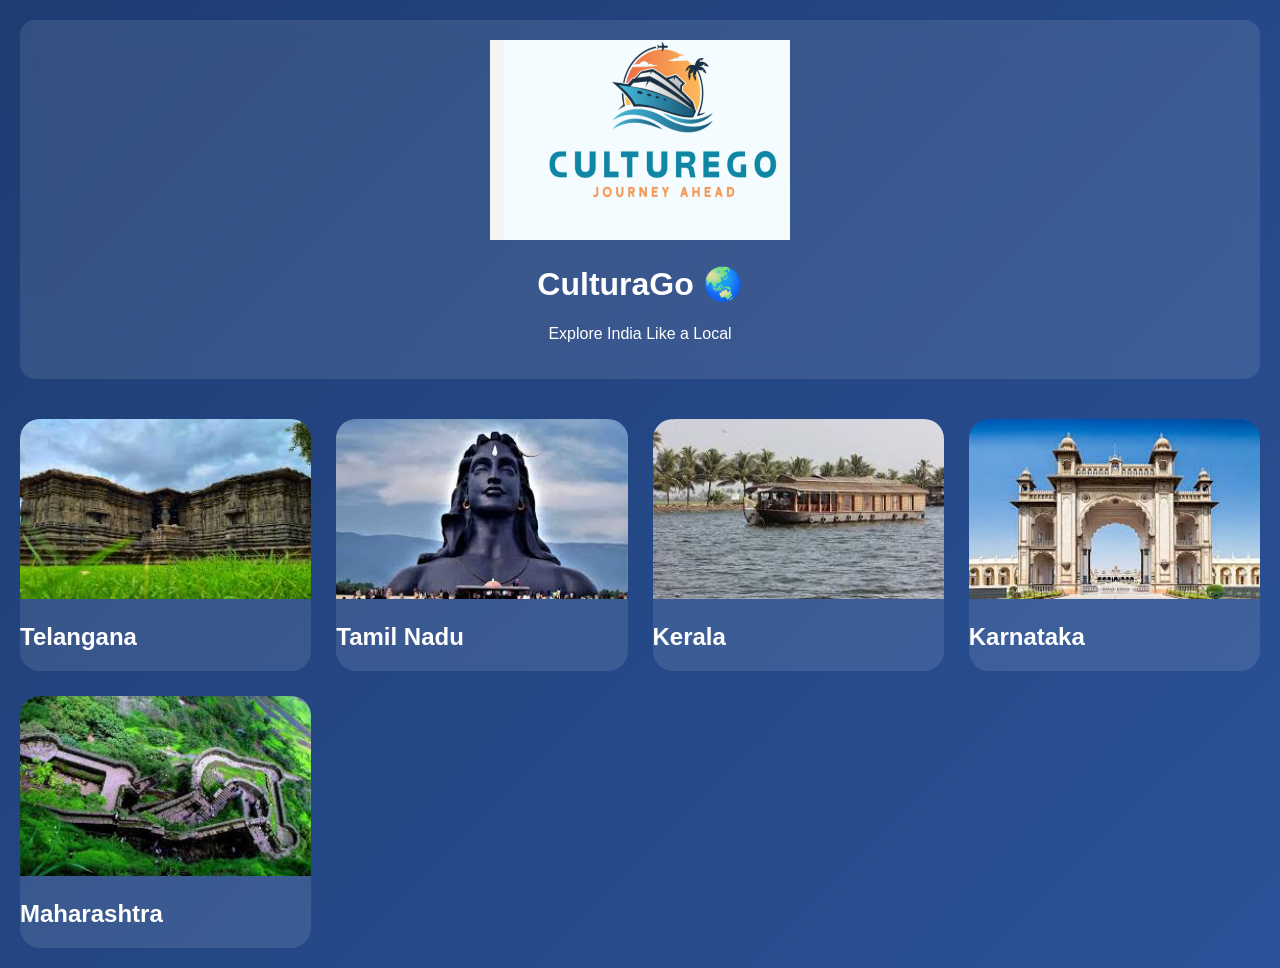
<file: index.html>
<!DOCTYPE html>
<html>
<head>
    <title>CulturaGo</title>
    <link rel="stylesheet" href="style.css">
</head>
<body>

<header class="glass">
    <img src="logo.png" width="300" height="200">
    <h1>CulturaGo 🌏</h1>
    <p>Explore India Like a Local</p>
</header>

<div class="container">

    <div class="card" onclick="go('telangana.html')">
        <img src="telangana.jpeg">
        <h2>Telangana</h2>
    </div>

    <div class="card" onclick="go('tamilnadu.html')">
        <img src="tamil nadu fp.jpeg">
        <h2>Tamil Nadu</h2>
    </div>

    <div class="card" onclick="go('kerala.html')">
        <img src="kerala fp.jpeg">
        <h2>Kerala</h2>
    </div>

    <div class="card" onclick="go('karnataka.html')">
        <img src="karnataka fp.jpeg">
        <h2>Karnataka</h2>
    </div>

    <div class="card" onclick="go('maharashtra.html')">
        <img src="maha fp.jpeg">
        <h2>Maharashtra</h2>
    </div>

</div>

<script src="script.js"></script>
</body>
</html>
</file>
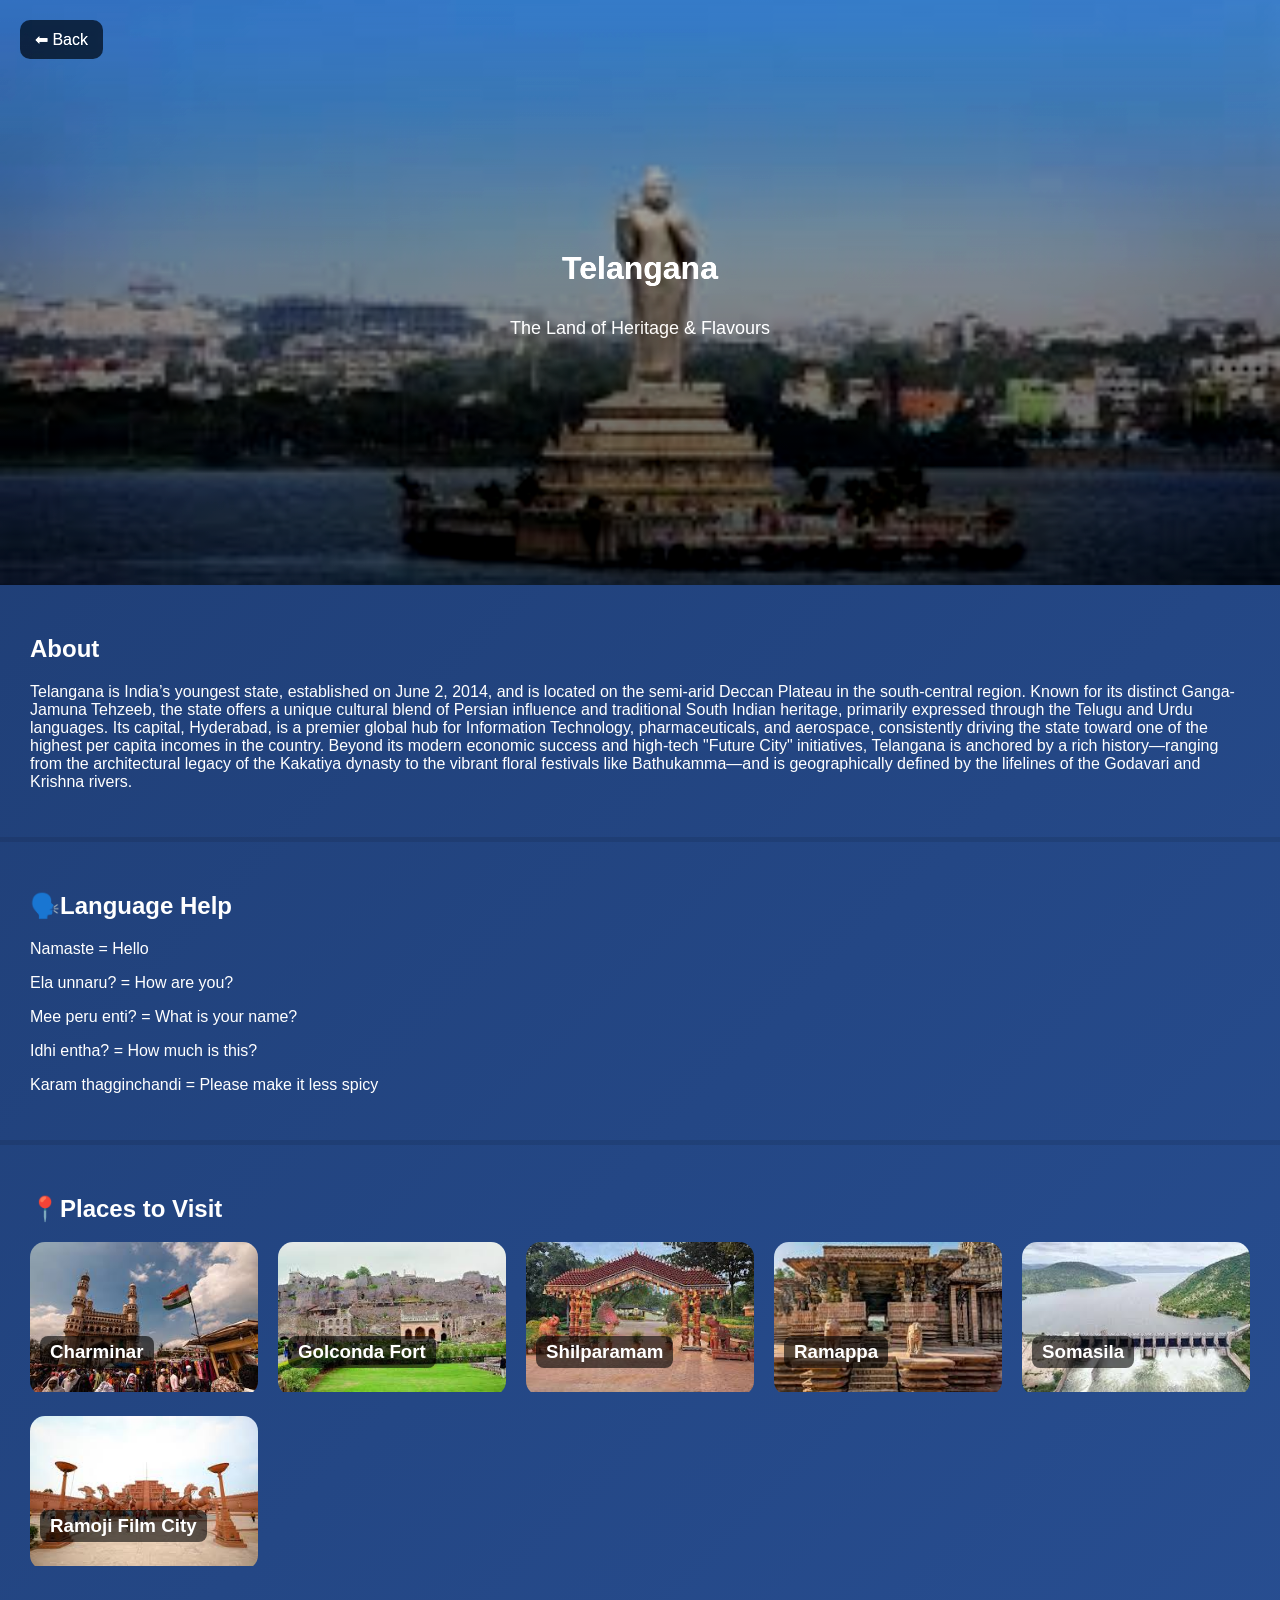
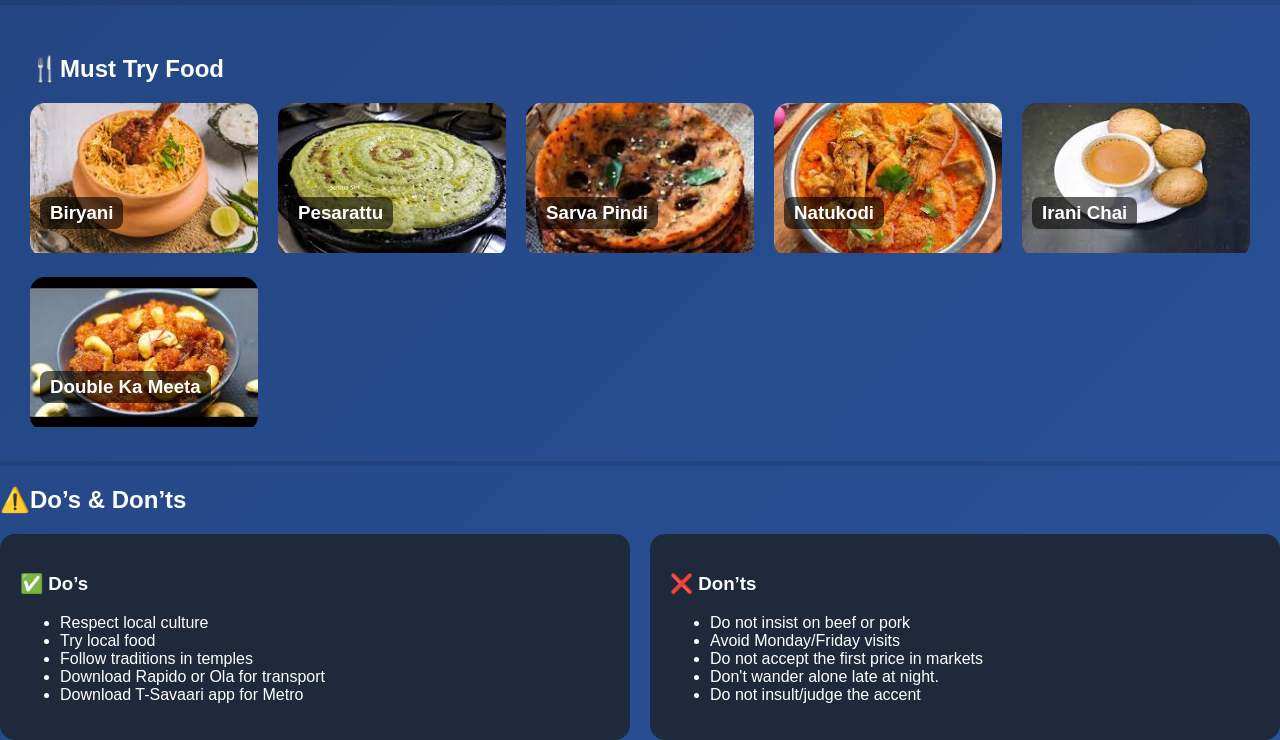
<file: telangana.html>
<!DOCTYPE html>
<html>
<head>
    <title>Telangana</title>
    <link rel="stylesheet" href="style.css">
</head>
<body>

<!-- HERO -->
<div class="hero" style="background-image: url('tg fp.jpeg');">

    <div class="back-btn" onclick="goBack()">⬅ Back</div>

    <div class="overlay">
        <h1>Telangana</h1>
<p class="tagline">The Land of Heritage & Flavours</p>
    </div>
</div>

<div class="section">
    <h2>About</h2>
    <p>Telangana is India’s youngest state, established on June 2, 2014, and is located on the semi-arid Deccan Plateau in the south-central region. Known for its distinct Ganga-Jamuna Tehzeeb, the state offers a unique cultural blend of Persian influence and traditional South Indian heritage, primarily expressed through the Telugu and Urdu languages. Its capital, Hyderabad, is a premier global hub for Information Technology, pharmaceuticals, and aerospace, consistently driving the state toward one of the highest per capita incomes in the country. Beyond its modern economic success and high-tech "Future City" initiatives, Telangana is anchored by a rich history—ranging from the architectural legacy of the Kakatiya dynasty to the vibrant floral festivals like Bathukamma—and is geographically defined by the lifelines of the Godavari and Krishna rivers.</p>
</div>

<div class="section">
    <h2>🗣️Language Help</h2>
    <p>Namaste = Hello</p>
    <p>Ela unnaru? = How are you?</p>
    <p>Mee peru enti? = What is your name?</p>
    <p>Idhi entha? = How much is this?</p>
    <p>Karam thagginchandi = Please make it less spicy</p>
</div>

<div class="section">
    <h2>📍Places to Visit</h2>
    <div class="grid">

        <div class="card2">
            <img src="char pl.jpeg">
            <h3>Charminar</h3>
        </div>

        <div class="card2">
            <img src="golconda.jpeg">
            <h3>Golconda Fort</h3>
        </div>
        <div class="card2">
            <img src="shilpa.jpeg">
            <h3>Shilparamam</h3>
        </div>
         <div class="card2">
            <img src="rampaa.jpeg">
            <h3>Ramappa</h3>
        </div>
        <div class="card2">
            <img src="somasila.jpeg">
            <h3>Somasila</h3>
        </div>

        <div class="card2">
            <img src="ramoji.jpeg">
            <h3>Ramoji Film City</h3>
        </div>

    </div>
</div>

<div class="section">
    <h2>🍴Must Try Food</h2>
    <div class="grid">

        <div class="card2">
            <img src="biryani.jpeg" width="50" height="50">
            <h3>Biryani</h3>
        </div>

        <div class="card2">
            <img src="pesaratu.jpeg" width="40" height="50">
            <h3>Pesarattu</h3>
        </div>
        <div class="card2">
            <img src="sarva.jpeg" width="50" height="50">
            <h3>Sarva Pindi</h3>
        </div>
        <div class="card2">
            <img src="natukodi.jpeg" width="50" height="50">
            <h3>Natukodi</h3>
        </div>
        <div class="card2">
            <img src="chai.jpeg" width="50" height="50">
            <h3>Irani Chai</h3>
        </div>
        <div class="card2">
            <img src="dk tg sweet.jpeg" width="50" height="50">
            <h3>Double Ka Meeta</h3>
        </div>


    </div>
</div>

<div class=".section {
    border-bottom: 1px solid rgba(255,255,255,0.1);
}">
    <h2>⚠️Do’s & Don’ts</h2>

    <div class="dos-donts">

        <div class="box">
            <h3>✅ Do’s</h3>
            <ul>
                <li>Respect local culture</li>
                <li>Try local food</li>
                <li>Follow traditions in temples</li>
                <li>Download Rapido or Ola for transport</li>
                <li>Download T-Savaari app for Metro</li>
            </ul>
        </div>

        <div class="box">
            <h3>❌ Don’ts</h3>
            <ul>
                <li>Do not insist on beef or pork</li>
                <li>Avoid Monday/Friday visits</li>
                <li>Do not accept the first price in markets</li>
                <li> Don't wander alone late at night.</li>
                <li>Do not insult/judge the accent</li>
            </ul>
        </div>

    </div>
</div>

<script src="script.js"></script>
</body>
</html>
</file>
<file: style.css>
body {
    margin: 0;
    font-family: 'Poppins', sans-serif;
    background: linear-gradient(135deg, #1e3c72, #2a5298);
    color: white;
    scroll-behavior: smooth;
}

/* HEADER */
.glass {
    backdrop-filter: blur(12px);
    background: rgba(255,255,255,0.1);
    text-align: center;
    padding: 20px;
    margin: 20px;
    border-radius: 15px;
    animation: fadeIn 1s ease-in;
}

/* GRID */
.container {
    display: grid;
    grid-template-columns: repeat(auto-fit, minmax(250px, 1fr));
    gap: 25px;
    padding: 20px;
}

/* CARDS */
.card {
    background: rgba(255,255,255,0.1);
    border-radius: 20px;
    overflow: hidden;
    cursor: pointer;
    transition: 0.4s;
    animation: fadeUp 1s ease;
}

.card:hover {
    transform: translateY(-10px) scale(1.05);
}

.card img {
    width: 100%;
    height: 180px;
    object-fit: cover;
}

/* HERO */
.hero {
    height: 65vh;
    background-size: cover;
    background-position: center;
    position: relative;
    animation: zoomIn 1.2s ease;
}

.overlay {
    background: linear-gradient(
        to bottom,
        rgba(0,0,0,0.3),
        rgba(0,0,0,0.7)
    );
    height: 100%;
    display: flex;
    flex-direction: column;
    justify-content: center;
    align-items: center;
}

/* BACK BUTTON */
.back-btn {
    position: absolute;
    top: 20px;
    left: 20px;
    padding: 10px 15px;
    background: rgba(0,0,0,0.6);
    border-radius: 10px;
    cursor: pointer;
}

/* SECTIONS */
.section {
    padding: 30px;
    animation: fadeUp 1s ease;
}

/* GRID INSIDE */
.grid {
    display: grid;
    grid-template-columns: repeat(auto-fit, minmax(220px, 1fr));
    gap: 20px;
}

/* CARDS INSIDE */
.card2 {
    position: relative;
    border-radius: 15px;
    overflow: hidden;
}

.card2 img {
    width: 100%;
    height: 150px;
    object-fit: cover;
    transition: 0.3s;
}

.card2:hover img {
    transform: scale(1.1);
}

.card2 h3 {
    position: absolute;
    bottom: 10px;
    left: 10px;
    background: rgba(0,0,0,0.6);
    padding: 5px 10px;
    border-radius: 8px;
}
/* DOS DONT'S */
.dos-donts {
    display: flex;
    gap: 20px;
    flex-wrap: wrap;
}

.box {
    flex: 1;
    background: #1e293b;
    padding: 20px;
    border-radius: 15px;
}

/* ANIMATIONS */
@keyframes fadeIn {
    from {opacity: 0;}
    to {opacity: 1;}
}

@keyframes fadeUp {
    from {
        opacity: 0;
        transform: translateY(40px);
    }
    to {
        opacity: 1;
        transform: translateY(0);
    }
}

@keyframes zoomIn {
    from {
        transform: scale(1.1);
    }
    to {
        transform: scale(1);
    }
}
.tagline {
    font-size: 18px;
    opacity: 0.8;
    margin-top: 10px;
}
.section { 
    border-bottom: 5px solid rgba(0, 0, 0, 0.1); 
}
.section:last-child {
    border-bottom: none;
}
.hero {
    height: 65vh;
    background-size: cover;
    background-position: center;
    background-repeat: no-repeat;
    filter: brightness(1.1) contrast(1.1);
}
.hero {
    background-blend-mode: overlay;
}
</file>
